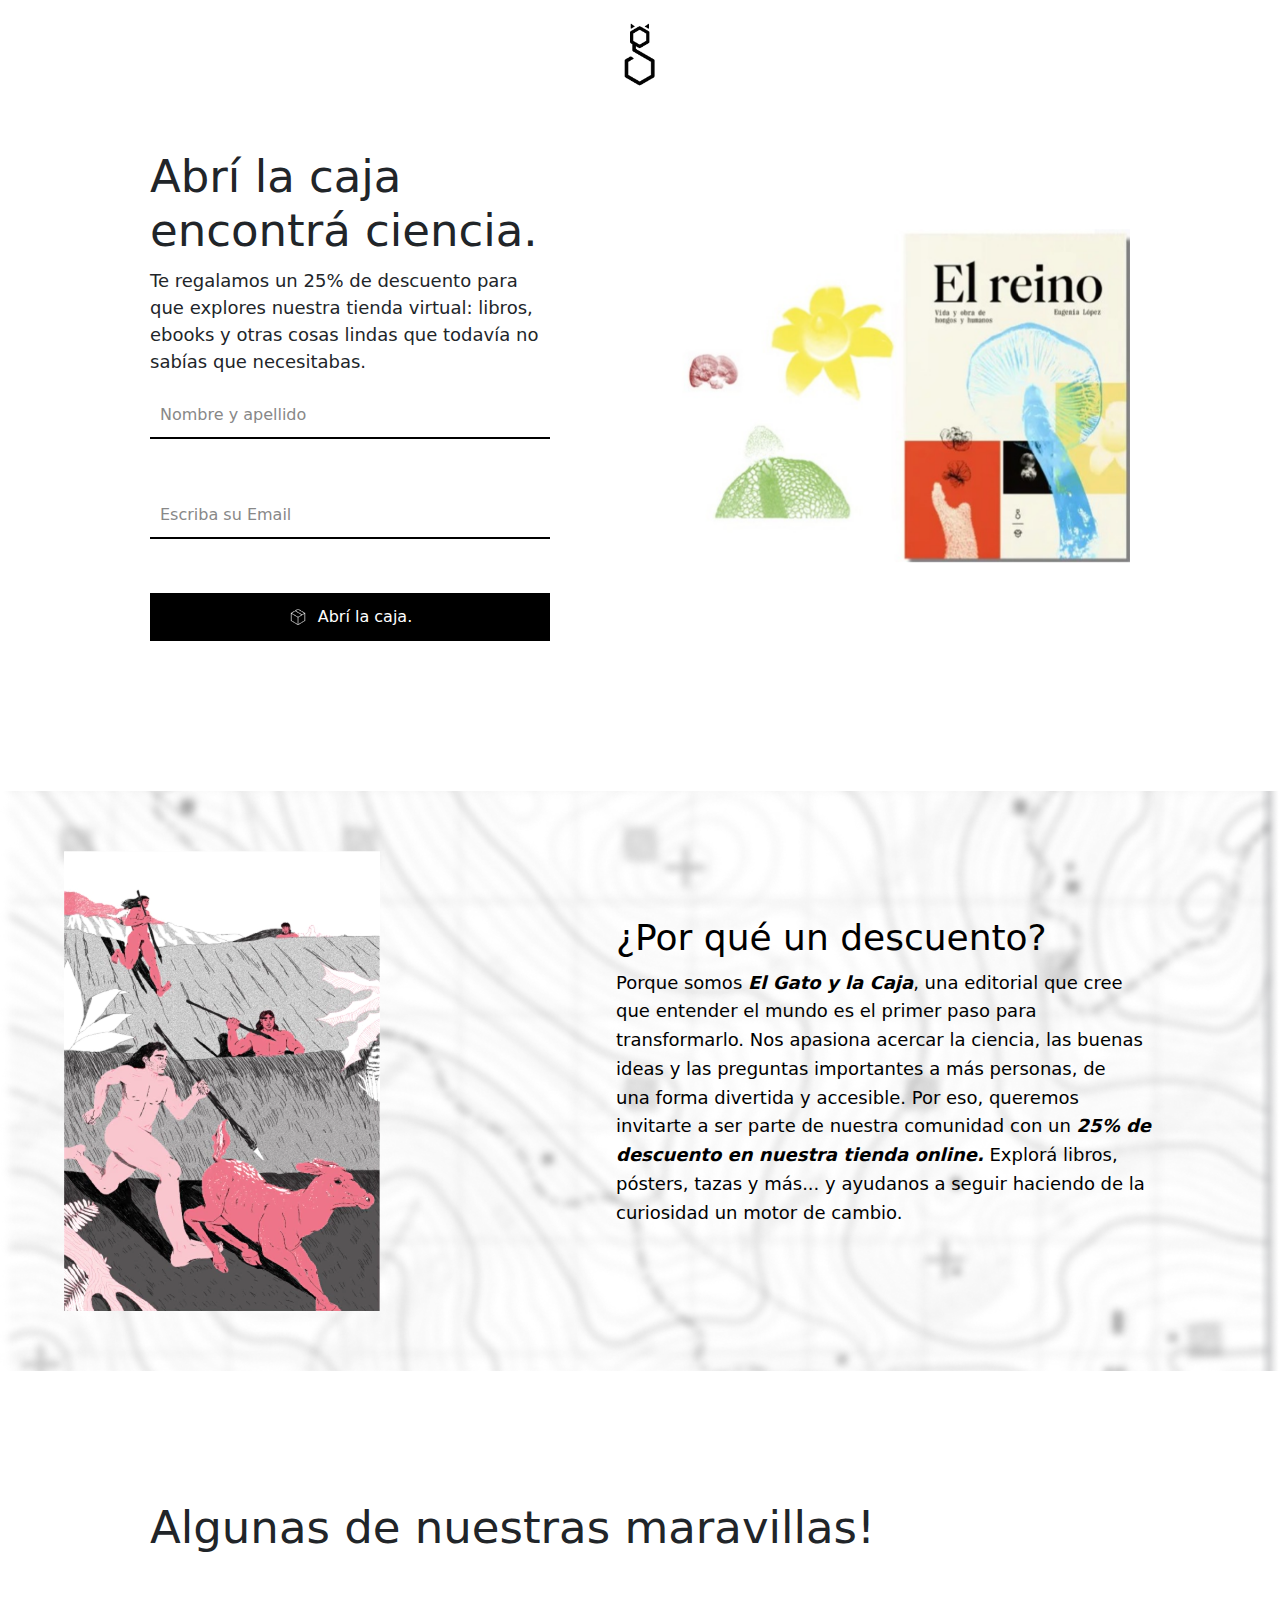
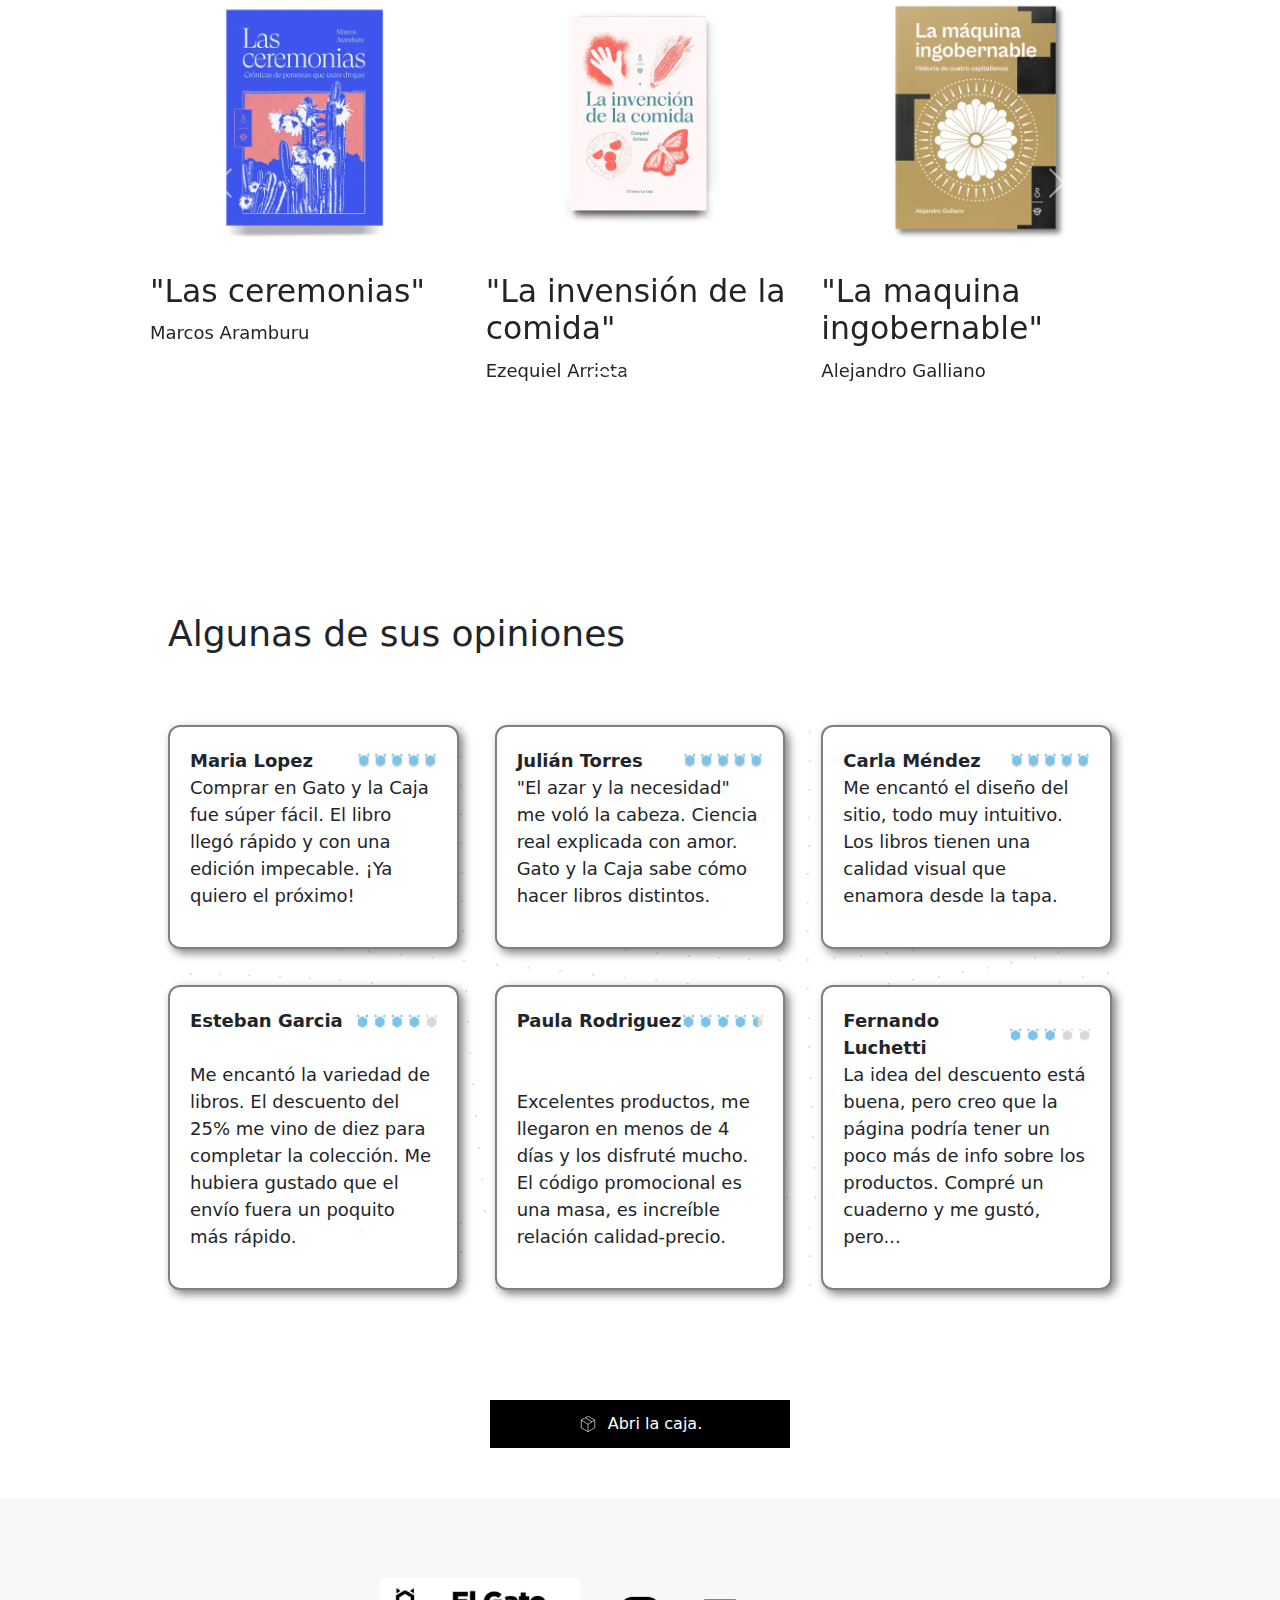
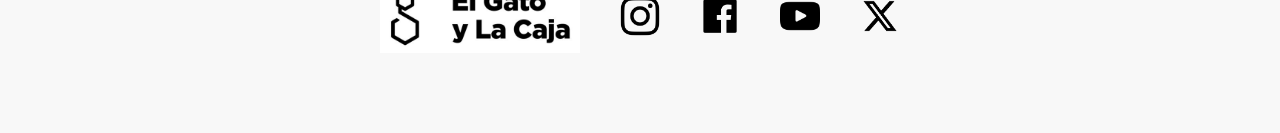
<file: Urbañski, Ventimiglia TP1/index.html>
<!DOCTYPE html>
<html lang="en">
<head>   
    <title>Document</title>

    <link rel="preconnect" href="https://fonts.googleapis.com">
    <link rel="preconnect" href="https://fonts.gstatic.com" crossorigin>
    <link href="https://fonts.googleapis.com/css2?family=Montserrat:ital,wght@0,100..900;1,100..900&display=swap" rel="stylesheet">
    <link href="https://cdn.jsdelivr.net/npm/bootstrap@5.3.3/dist/css/bootstrap.min.css" rel="stylesheet">
    <script src="https://cdn.jsdelivr.net/npm/bootstrap@5.3.3/dist/js/bootstrap.bundle.min.js"></script>

    <link rel="stylesheet" href="style.css">

</head>
<body>


    <!-- seccion header -->


    <div class="header">
        <img src="logo.webp" class="logo">
    </div>

    <section class="encabezado-seccion">
        <div class="contenedor">
            <div class="info">
                <h1>Abrí la caja <br> encontrá ciencia.</h1>

                <p>
                    Te regalamos un 25% de descuento para <br> que explores nuestra tienda virtual: libros, <br> 
                    ebooks y otras cosas lindas que todavía no <br> sabías que necesitabas.
                </p>

                <form id="formulario" class="formulario">

                    <input type="text" name="nombre" id="nombreYApellido" placeholder="Nombre y apellido" required>

                    <br>
                    <br>  

                    <input type="email" name="email" id="email" placeholder="Escriba su Email">

                    <br>
                    <br>

                    <button type="submit" class="botonEnviar">
                        <img src="cajaCerrada.png" alt="Icono enviar" class="icono-enviar">
                        Abrí la caja.
                    </button>

                </form>
            </div>

            <div class="carrusel1" data-bs-ride="carousel">
                <div class="carruselIMG">

                    <div class="carousel-item active">
                        <img src="imagenCarrusel1/reino.jpg" class="d-block w-100" >
                    </div>

                    <div class="carousel-item">
                        <img src="imagenCarrusel1/maquina.jpg" class="d-block w-100" >
                    </div>

                    <div class="carousel-item">
                        <img src="imagenCarrusel1/clima.jpg" class="d-block w-100" >
                    </div>

                    <div class="carousel-item">
                        <img src="imagenCarrusel1/comida.jpg" class="d-block w-100" >
                    </div>

                    <div class="carousel-item">
                        <img src="imagenCarrusel1/pandora.jpg" class="d-block w-100" >
                    </div>

                    <div class="carousel-item">
                        <img src="imagenCarrusel1/suerte.jpg" class="d-block w-100" >
                    </div>

                </div>
            </div>
        </div>
    </section>


    <!-- seccion porque descuento -->


    <section class="seccion-imagen-fondo">
        <div class="contenedor-trival">
            <div class="imagen-superpuesta">
                <img src="trival/trival.png" alt="imagen decorativa">
            </div>

            <div class="texto-trival">
                <h2>¿Por qué un descuento?</h2>

                <p>
                    Porque somos <strong><em>El Gato y la Caja</em></strong>, una editorial que cree <br>
                    que entender el mundo es el primer paso para <br>
                    transformarlo. Nos apasiona acercar la ciencia, las buenas <br> 
                    ideas y las preguntas importantes a más personas, de <br>
                    una forma divertida y accesible. Por eso, queremos <br>
                    invitarte a ser parte de nuestra comunidad con un 
                    <strong><em>25% de descuento en nuestra tienda online.</em></strong> Explorá libros,  <br>
                    pósters, tazas y más... y ayudanos a seguir haciendo de la <br>
                    curiosidad un motor de cambio.
                </p>
</div>
            
        </div>
    </section>
        

    <!-- seccion maravillas (carrusel de 3) -->


    <section class="maravillas">
    <h1>Algunas de nuestras maravillas!</h1>


    <div class="carruselContenedor">

    <div id="carruselBootstrap" class="carousel slide" data-bs-ride="carousel">
    



    <div class="carousel-inner">

        <!-- Indicadores centrados -->



        <!-- Slide 1 -->
        <div class="carousel-item active">
            <div class="row">
                <div class="col-md-4">
                    <img src="imagenCarrusel2/ceremonia1.webp" class="d-block w-100" alt="Imagen 1">
                    <h3 class="titulo-libro">"Las ceremonias"</h3>
                    <p class="autor-libro">Marcos Aramburu</p>
                </div>
                <div class="col-md-4">
                    <img src="imagenCarrusel2/invencion1.webp" class="d-block w-100" alt="Imagen 2">
                    <h3 class="titulo-libro">"La invensión de la comida"</h3>
                    <p class="autor-libro">Ezequiel Arrieta</p>
                </div>
                <div class="col-md-4">
                    <img src="imagenCarrusel2/maquina1.webp" class="d-block w-100" alt="Imagen 3">
                    <h3 class="titulo-libro">"La maquina ingobernable"</h3>
                    <p class="autor-libro">Alejandro Galliano</p>
                </div>
            </div>
        </div>

        <!-- Slide 2 -->
        <div class="carousel-item">
            <div class="row">
                <div class="col-md-4">
                    <img src="imagenCarrusel2/pandora1.webp" class="d-block w-100" alt="Imagen 4">
                    <h3 class="titulo-libro">"Ok, Pandora"</h3>
                    <p class="autor-libro">Multiples autores</p>
                </div>
                <div class="col-md-4">
                    <img src="imagenCarrusel2/reino1.webp" class="d-block w-100" alt="Imagen 5">
                    <h3 class="titulo-libro">"El reino"</h3>
                    <p class="autor-libro">Eugenia López</p>
                </div>
                <div class="col-md-4">
                    <img src="imagenCarrusel2/suerte1.webp" class="d-block w-100" alt="Imagen 6">
                    <h3 class="titulo-libro">"La suerte de tu lado"</h3>
                    <p class="autor-libro">Marina Larrondo</p>
                </div>
            </div>
        </div>

        <!-- Slide 3 -->
        <div class="carousel-item">
            <div class="row">
                <div class="col-md-4">
                    <img src="imagenCarrusel2/febo1.webp" class="d-block w-100" alt="Imagen 7">
                    <h3 class="titulo-libro">"febo"</h3>
                    <p class="autor-libro">Sol traverso</p>
                </div>
                <div class="col-md-4">
                    <img src="imagenCarrusel2/humanLife1.webp" class="d-block w-100" alt="Imagen 8">
                    <h3 class="titulo-libro">"HumanLife"</h3>
                    <p class="autor-libro">Tomas Gigante</p>
                </div>
                <div class="col-md-4">
                    <img src="imagenCarrusel2/idioma1.webp" class="d-block w-100" alt="Imagen 9">
                    <h3 class="titulo-libro">"El idioma de los peces"</h3>
                    <p class="autor-libro">Lara Armada</p>
                </div>
            </div>
        </div>

    </div>

    <!-- Botones de navegación -->
    <button class="carousel-control-prev" type="button" data-bs-target="#carruselBootstrap" data-bs-slide="prev">
        <span class="carousel-control-prev-icon"></span>
    </button>
    <button class="carousel-control-next" type="button" data-bs-target="#carruselBootstrap" data-bs-slide="next">
        <span class="carousel-control-next-icon"></span>
    </button>

    <div class="carousel-indicators custom-indicators">
        <button type="button" data-bs-target="#carruselBootstrap" data-bs-slide-to="0" class="active" aria-current="true" aria-label="Slide 1"></button>
        <button type="button" data-bs-target="#carruselBootstrap" data-bs-slide-to="1" aria-label="Slide 2"></button>
        <button type="button" data-bs-target="#carruselBootstrap" data-bs-slide-to="2" aria-label="Slide 3"></button>
    </div>
</div>
</div>

<!-- Agregar Bootstrap en tu documento -->
<link rel="stylesheet" href="https://cdn.jsdelivr.net/npm/bootstrap@5.3.0/dist/css/bootstrap.min.css">
<script src="https://cdn.jsdelivr.net/npm/bootstrap@5.3.0/dist/js/bootstrap.bundle.min.js"></script>
</section>


<!-- seccion opiniones -->


<section class="seccion-tarjetas contenedor-central">
    <h2 class="texto-op">Algunas de sus opiniones</h2>
    <div class="grid-tarjetas">
        <!-- tarjeta 1 (5 gatos) -->
         <div class="tarjeta">
            <div class="encabezado">
                <span class="nombre"> Maria Lopez </span>
                <img src="gatos/5gatos.png" alt="valoracion 5 gatos" class="valoracion-img">
            </div>

            <p>Comprar en Gato y la Caja fue súper fácil. El libro llegó rápido y con una edición impecable. ¡Ya quiero el próximo!</p>

         </div>

        <!-- tarjeta 2 (5  gatos) -->
         <div class="tarjeta">
            <div class="encabezado">
                <span class="nombre"> Julián Torres </span>
                <img src="gatos/5gatos.png" alt="valoracion 5 gatos" class="valoracion-img">
            </div>

            <p>"El azar y la necesidad" me voló la cabeza. Ciencia real explicada con amor. Gato y la Caja sabe cómo hacer libros distintos.</p>

         </div>
        <!-- tarjeta 3 (5 gatos) -->
         <div class="tarjeta">
            <div class="encabezado">
                <span class="nombre"> Carla Méndez </span>
                <img src="gatos/5gatos.png" alt="valoracion 5 gatos" class="valoracion-img">
            </div>

            <p>Me encantó el diseño del sitio, todo muy intuitivo. Los libros tienen una calidad visual que enamora desde la tapa.</p>

         </div>
        <!-- tarjeta 4 (4 gatos) -->
         <div class="tarjeta">
            <div class="encabezado">
                <span class="nombre"> Esteban Garcia </span>
                <img src="gatos/4gatos.png" alt="valoracion 4 gatos" class="valoracion-img">
            </div>

            <p>Me encantó la variedad de libros. El descuento del 25% me vino de diez para completar la colección. Me hubiera gustado que el envío fuera un poquito más rápido.</p>

         </div>
        <!-- tarjeta 5 (4,5 gatos) -->
         <div class="tarjeta">
            <div class="encabezado">
                <span class="nombre"> Paula Rodriguez </span>
                <img src="gatos/4,5gatos.png" alt="valoracion 4,5 gatos" class="valoracion-img">
            </div>

            <p>Excelentes productos, me llegaron en menos de 4 días y los disfruté mucho. El código promocional es una masa, es increíble relación calidad-precio.</p>

         </div>
        <!-- tarjeta 6 (3 gatos) -->
         <div class="tarjeta">
            <div class="encabezado">
                <span class="nombre"> Fernando Luchetti </span>
                <img src="gatos/3gatos.png" alt="valoraion 3 gatos" class="valoracion-img">
            </div>

            <p>La idea del descuento está buena, pero creo que la página podría tener un poco más de info sobre los productos. Compré un cuaderno y me gustó, pero...</p>

         </div>
    </div>

</section>


    <!-- seccion boton final -->
<section class="boton-final-seccion contenedor-central">
    <button class="botonEnviar volverArriba" onclick="scrollToTop()">
        <img src="cajaCerrada.png" alt="Icono enviar" class="icono-enviar">
        Abri la caja.
    </button>
</section>


 <!-- seccion footer  --> 
  
 
<section class="footer">
    <footer class="footer">

        <div class="contenedor">

            <div>
                <img src="fotter/Logo.png" class="gato">
            </div>

            <div>
                <img src="fotter/instagram.png" class="insta">
            </div>

            <div>
                <img src="fotter/Facebook.png" class="face">
            </div>

            <div>
                <img src="fotter/youtube.png" class="youtube">
            </div>

            <div>
                <img src="fotter/X.png" class="x">
            </div>

        </div>

    </footer>   
   </section> 

<script src="script.js" defer></script>

</body>
</html>
</file>
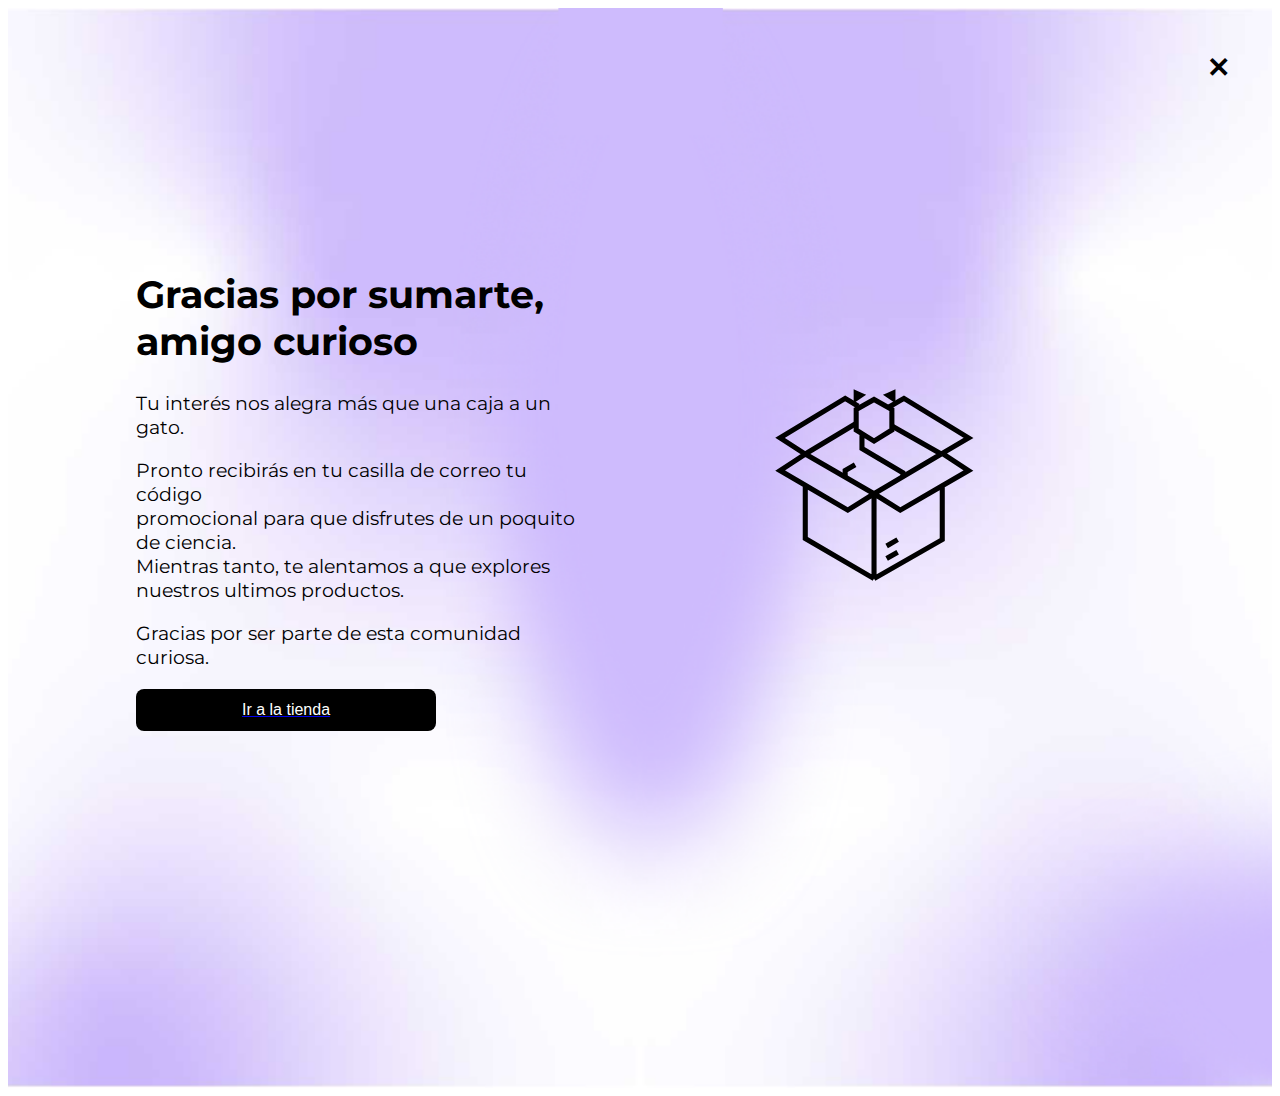
<file: Urbañski, Ventimiglia TP1/gracias.html>
<!DOCTYPE html>
<html lang="en">
<head>
    <title>Document</title>

    <link rel="preconnect" href="https://fonts.googleapis.com">
    <link rel="preconnect" href="https://fonts.gstatic.com" crossorigin>
    <link href="https://fonts.googleapis.com/css2?family=Montserrat:ital,wght@0,100..900;1,100..900&display=swap" rel="stylesheet">

    <link rel="stylesheet" href="gracias.css">

</head>
<body>

    <!-- seccion gracias -->

    
    <section class="Gracias">

        <a href="index.html" class="boton-cerrar">✕</a>

        <div class="contenedor-gracias">
            <div class="Textos">
                <h1>Gracias por sumarte, <span id="nombreMostrado"></span></h1>

                <P> Tu interés nos alegra más que una caja a un gato.</P>

                <p> Pronto recibirás en tu casilla de correo tu código <br>
                    promocional para que disfrutes de un poquito de ciencia. <br>
                    Mientras tanto, te alentamos a que explores nuestros ultimos productos.
                </p>


                <p> Gracias por ser parte de esta comunidad curiosa.</p>

                <a href="https://tienda.elgatoylacaja.com">
                    <button type="button" class="botonEnviar">
                        Ir a la tienda
                    </button>
                </a>
            </div>

            <div class="imagen-gracias">
                <img src="gatoencajaSVG.svg" alt="gracias imagen">
            </div>
        </div>

        
    </section>

    <script>
        const nombre = localStorage.getItem("nombreUsuario");
        document.getElementById("nombreMostrado").textContent = nombre || "amigo curioso";
    </script>

</body>
</html>
</file>
<file: Urbañski, Ventimiglia TP1/style.css>
body {
    font-family: 'Montserrat', sans-serif;
    font-size: 24px; 
    margin: 0; 
    background: #f8f8f8;
}

* {
    font-size: 18px; 
}


/* seccion header */


.header {
    padding: 20px;
    margin-bottom: 10px;
    text-align: center;
    background: white;
}

.logo {
    display: block;
    height: 70px;
    margin: auto;
}


/* seccion encabezado (form, carrusel y texto) */


.encabezado-seccion {
    padding: 30px 150px 150px 150px;
    background-color: white;
}

.contenedor{
    display: flex;
    justify-content: space-between;
    align-items: center;
    gap: 2rem;
    flex-wrap: wrap;
}

.info {
    flex: 1 1 400px;
}

.carrusel1{
    flex: 1 1 400px;
}

.formulario {
    display: flex;
    flex-direction: column;
    gap: 0px;
    width: 100%;
    max-width: 400px;
}

.formulario input[type="text"],
.formulario input[type="email"] {
  border: none;
  border-bottom: 2px solid #000;
  padding: 10px;
  font-size: 16px;
  outline: none;
  width: 100%;
  background: transparent;
}

.formulario input[type="text"]::placeholder,
.formulario input[type="email"]::placeholder {
  color: #888;
}

.botonEnviar {
  display: flex;
  align-items: center;
  justify-content: center;
  gap: 10px;
  background-color: #000;
  color: #fff;
  border: none;
  padding: 12px;
  font-size: 16px;
  cursor: pointer;
  width: 100%;
  transition: background-color 0.3s;
}

.botonEnviar:hover .icono-enviar {
  /* background-color: #333; */
  content: url('cajaAbierta.png');
}

.botonEnviar img {
  width: 20px;
  height: 20px;
}


/*seccion imagen fondo */


.seccion-imagen-fondo {
    background-image: url('trival/fondoDescuento.png');
    background-size: cover; /* Mejora visual en todas las pantallas */
    background-repeat: no-repeat;
    background-position: center;
    width: 100%;
    padding: 60px 5vw;
    margin-bottom: 100px;
    box-sizing: border-box;
}

.contenedor-trival {
    display: flex;
    flex-wrap: wrap; /* Permite adaptar en pantallas chicas */
    align-items: center;
    justify-content: space-between;
    gap: 3rem;
    max-width: 1200px;
    margin: 0 auto;
    box-sizing: border-box;
}

.texto-trival {
    flex: 1 1 300px;
    max-width: 600px;
    color: black;
    font-size: 1rem;
    line-height: 1.6;
}

.imagen-superpuesta {
    flex: 1 1 250px;
    max-width: 350px;
    width: 100%;
    padding: 0;
    display: block;
    border-radius: 12px;
}


@media (max-width: 768px) {
    .contenedor-trival {
        flex-direction: column;
        text-align: center;
    }

    .texto-trival, .imagen-superpuesta {
        max-width: 100%;
    }
}


/*seccion maravillas (carrusel de 3)*/


.maravillas {
    padding: 30px 150px 150px 150px ;
}


/*seccion tarjetas (opiniones)*/


.contenedor-central {
  max-width: 1200px;
  margin: 0 auto;
  padding: 30px 150px 150px 150px;
  box-sizing: border-box;
  width: 100%;
}

.seccion-tarjetas {
    
    padding: 60px 10vw;
    background-color: white;
    margin-bottom: 50px;
}

.texto-op {
    margin-bottom: 70px;
}

.grid-tarjetas {
    background-image: url(FondoOP.png);
    display: grid;
    grid-template-columns: repeat(auto-fit, minmax(250px, 1fr));
    gap: 2rem;
    max-width: 1200px;
    margin: 0 auto;
    width: 100%;
}

.tarjeta {
    background-color: white;
    border: 2px solid gray;
    border-radius: 12px;
    box-shadow: 4px 4px 10px rgba(0, 0, 0, 0.5);
    padding: 20px;
    height: auto;
    display: flex;
    flex-direction: column;
    justify-content: space-between;
    position: relative;
    box-sizing: border-box; 
    word-break: break-word;  
    overflow-wrap: break-word;
}

.encabezado {
  display: flex;
  justify-content: space-between;
  align-items: center;
}

.valoracion-img {
    width: 80px;
    height: auto;
}

.nombre {
  font-weight: bold;
  font-size: 1rem;
}


.contenido {
  font-size: 0.95rem;
  margin-top: 1rem;
  color: #333;
  word-break: break-word;
}


/*seccion boton final*/


.boton-final-seccion {
    display: flex;                 
    justify-content: center;      
    margin: 50px auto;
    padding: 0 5vw;
    box-sizing: border-box;
    width: 100%;
}

.volverArriba {
    width: 100%;
    max-width: 300px; 
    padding: 12px 24px;
    background-color: #000;
    color: #fff;
    border: none;
    font-size: 16px;
    cursor: pointer;
    transition: background-color 0.3s;
}


/*seccion footer*/


.footer {
    background-color: #f8f8f8;
    text-align: center;
    padding: 40px 20px;
}

.contenedor {
    display: flex;
    flex-wrap: wrap;              
    justify-content: center;     
    align-items: center;
    gap: 40px;                     
    max-width: 1200px;
    margin: 0 auto;
}

.gato {
    width: 200px;
    height: auto;
}

.insta, .face, .youtube, .x {
    width: 40px;
    height: auto;
}
</file>
<file: Urbañski, Ventimiglia TP1/gracias.css>
body{
    font-family: 'Montserrat', sans-serif;
    font-size: 24px;
}


/*contenedor gracias*/


.Gracias {
    background-image: url('fondoGracias.png');
    background-size: cover;
    background-repeat: no-repeat;
    background-position: center;
    min-height: 100vh;
    padding: 30px 10vw 150px 10vw;
    color: white;
    display: flex;
    align-items: center;
    justify-content: center;
}

.contenedor-gracias {
    display: flex;
    align-items: center;
    justify-content: space-between;
    flex-wrap: wrap;
    gap: 30px;
    max-width: 1200px;
    width: 100%;
}


.imagen-gracias {
    flex: 1 1 100%;
    text-align: center;
    order: 1;
}

.Textos {
    flex: 1 1 100%;
    font-size: 1.2rem;
    color: black;
    order: 2;
}

.imagen-gracias img {
    width: 100%;
    max-width: 200px;
    height: auto;
    border-radius: 12px;
}


@media (min-width: 768px) {
    .imagen-gracias {
        flex: 1 1 500px;
        order: 2;
    }

    .Textos {
        flex: 1 1 400px;
        order: 1;
    }
}

@media (max-width: 767px) {
  .imagen-gracias img {
    max-width: 200px;
    margin: 0 auto; /* opcional, para centrar */
  }
}


/*boton enviar*/


.botonEnviar {
  display: flex;
  align-items: center;
  justify-content: center;
  gap: 10px;
  background-color: #000;
  color: #fff;
  border: none;
  padding: 12px;
  font-size: 16px;
  cursor: pointer;
  width: 100%;
  max-width: 300px;
  border-radius: 8px;
  transition: background-color 0.3s ease;
}

.botonEnviar:hover {
  background-color: #333;
}


/*boton cerrar*/


.boton-cerrar {
    position: absolute;
    top: 50px;
    right: 50px;
    text-decoration: none;
    font-size: 28px;
    font-weight: bold;
    color: black;
    background-color: transparent;
    border: none;
    cursor: pointer;
    transition: transform 0.2s;
    z-index: 999;
}

.boton-cerrar:hover {
    transform: scale(1.2);
    color: #e34c2b;
}
</file>
